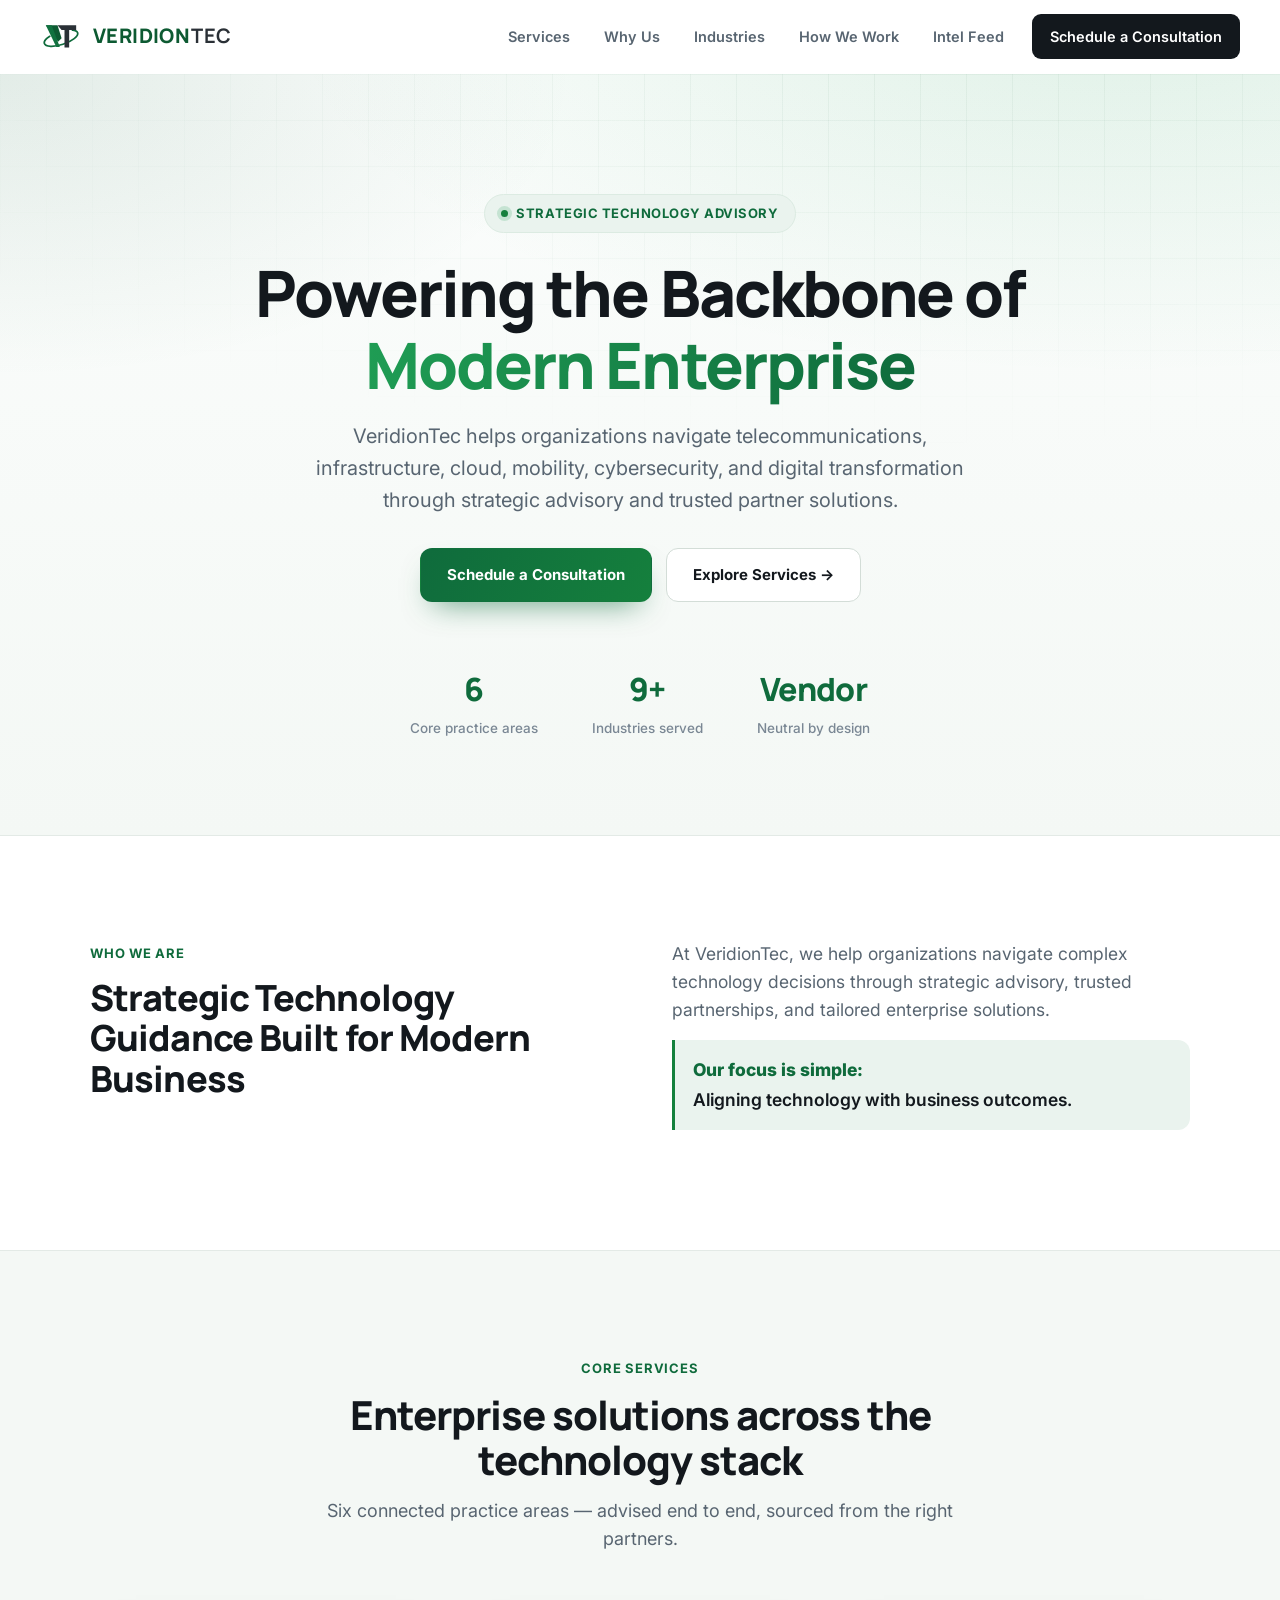
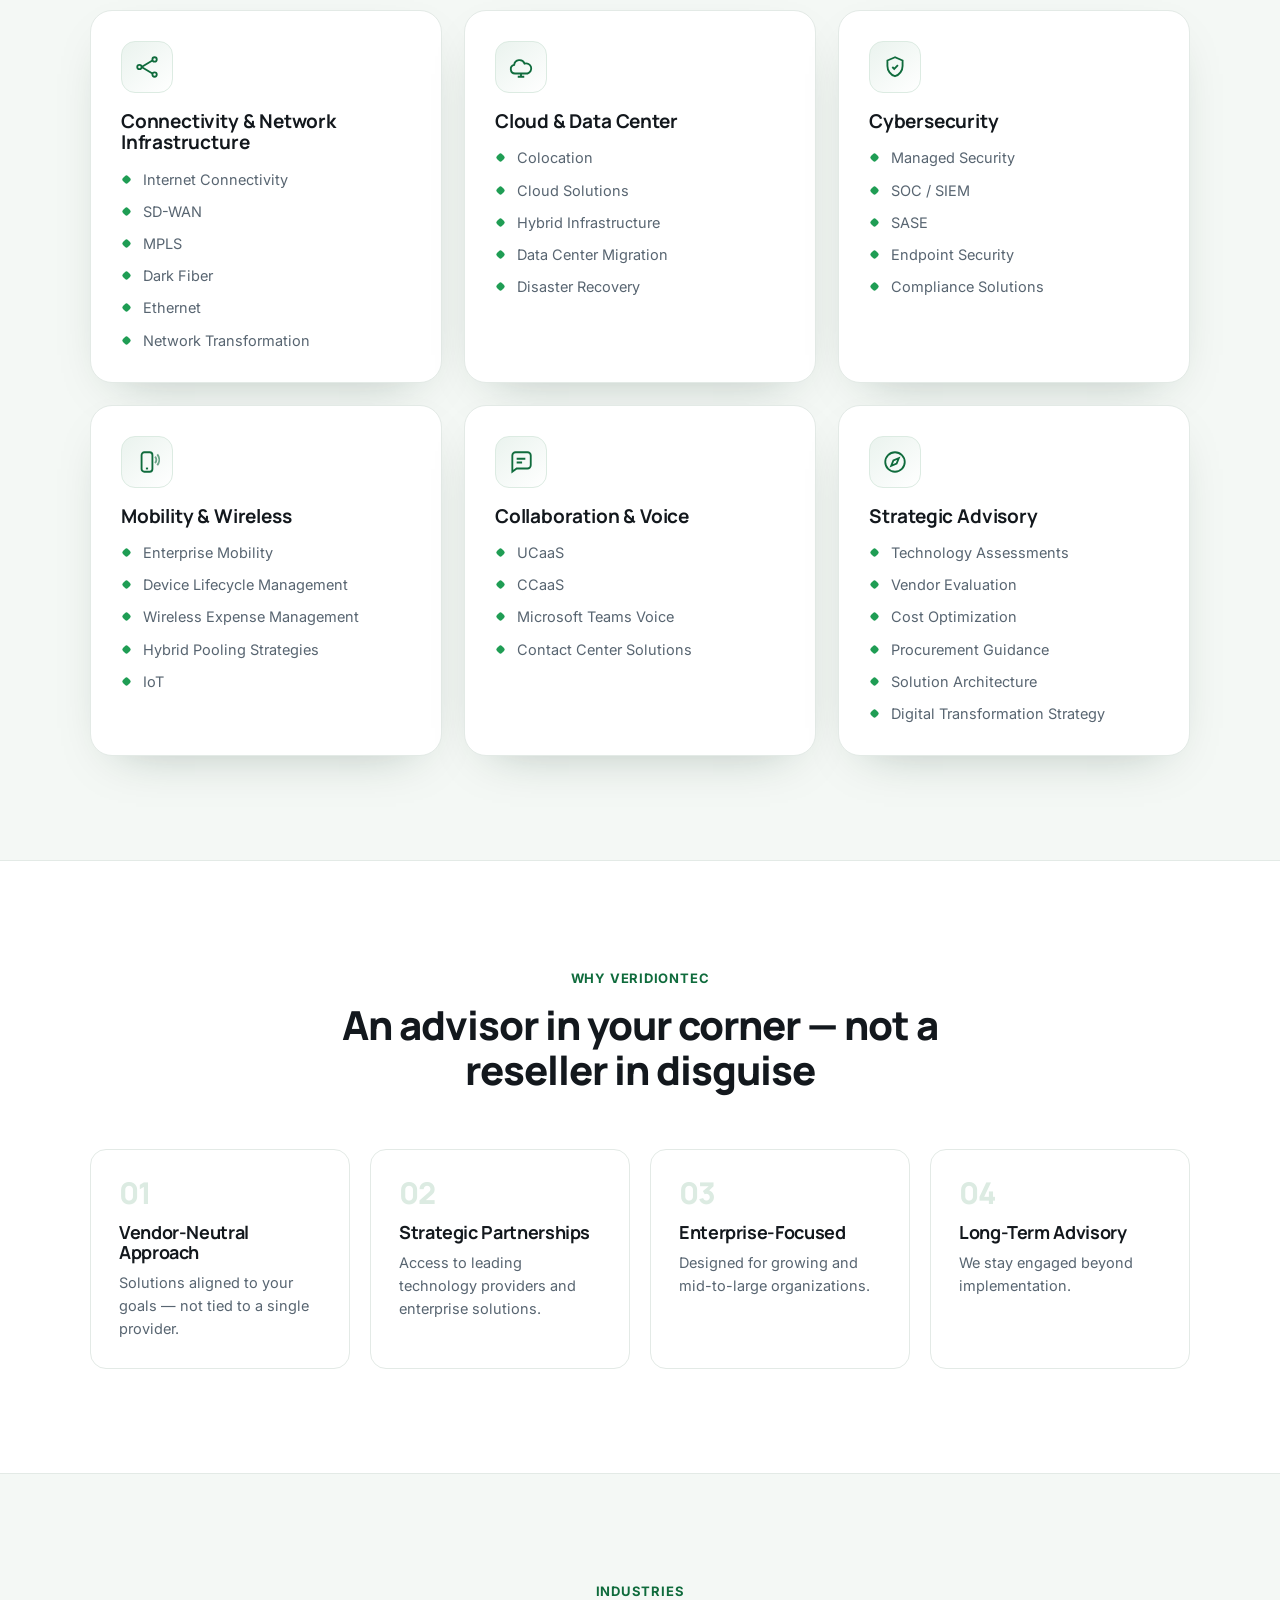
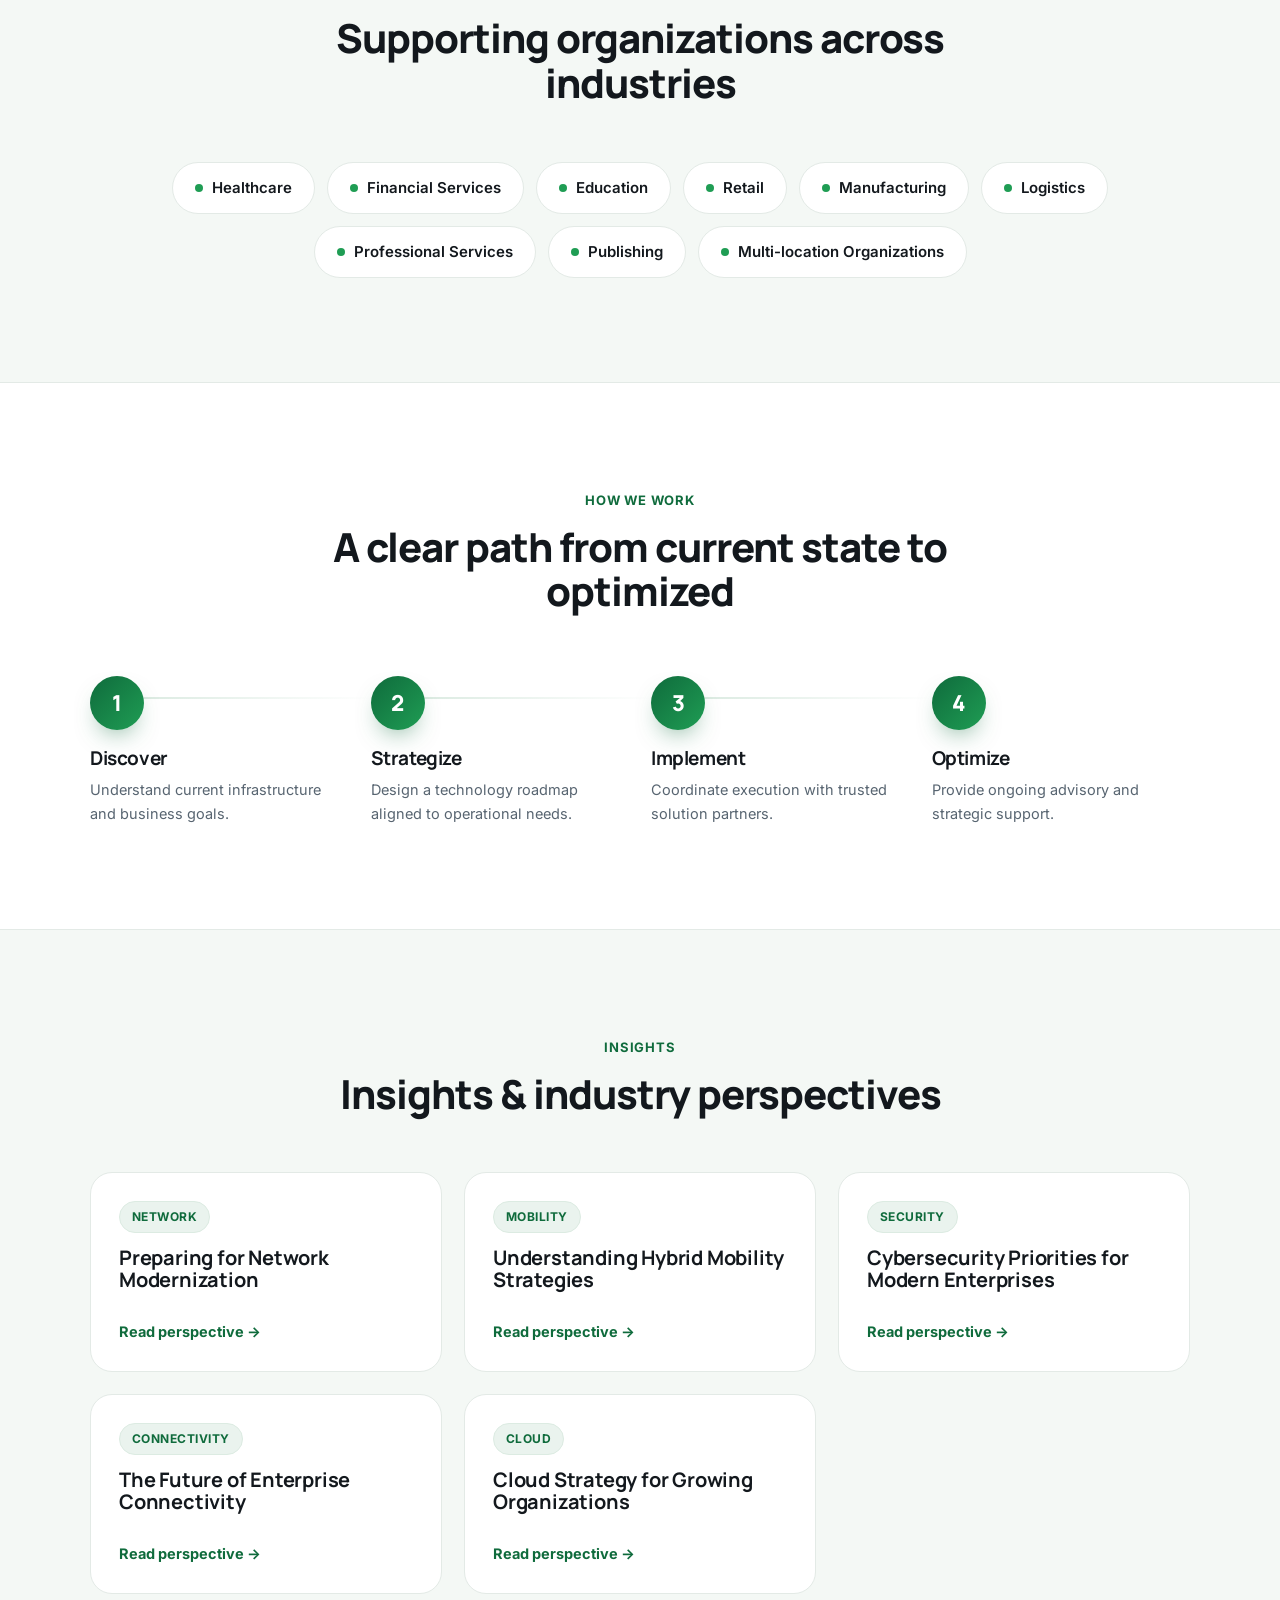
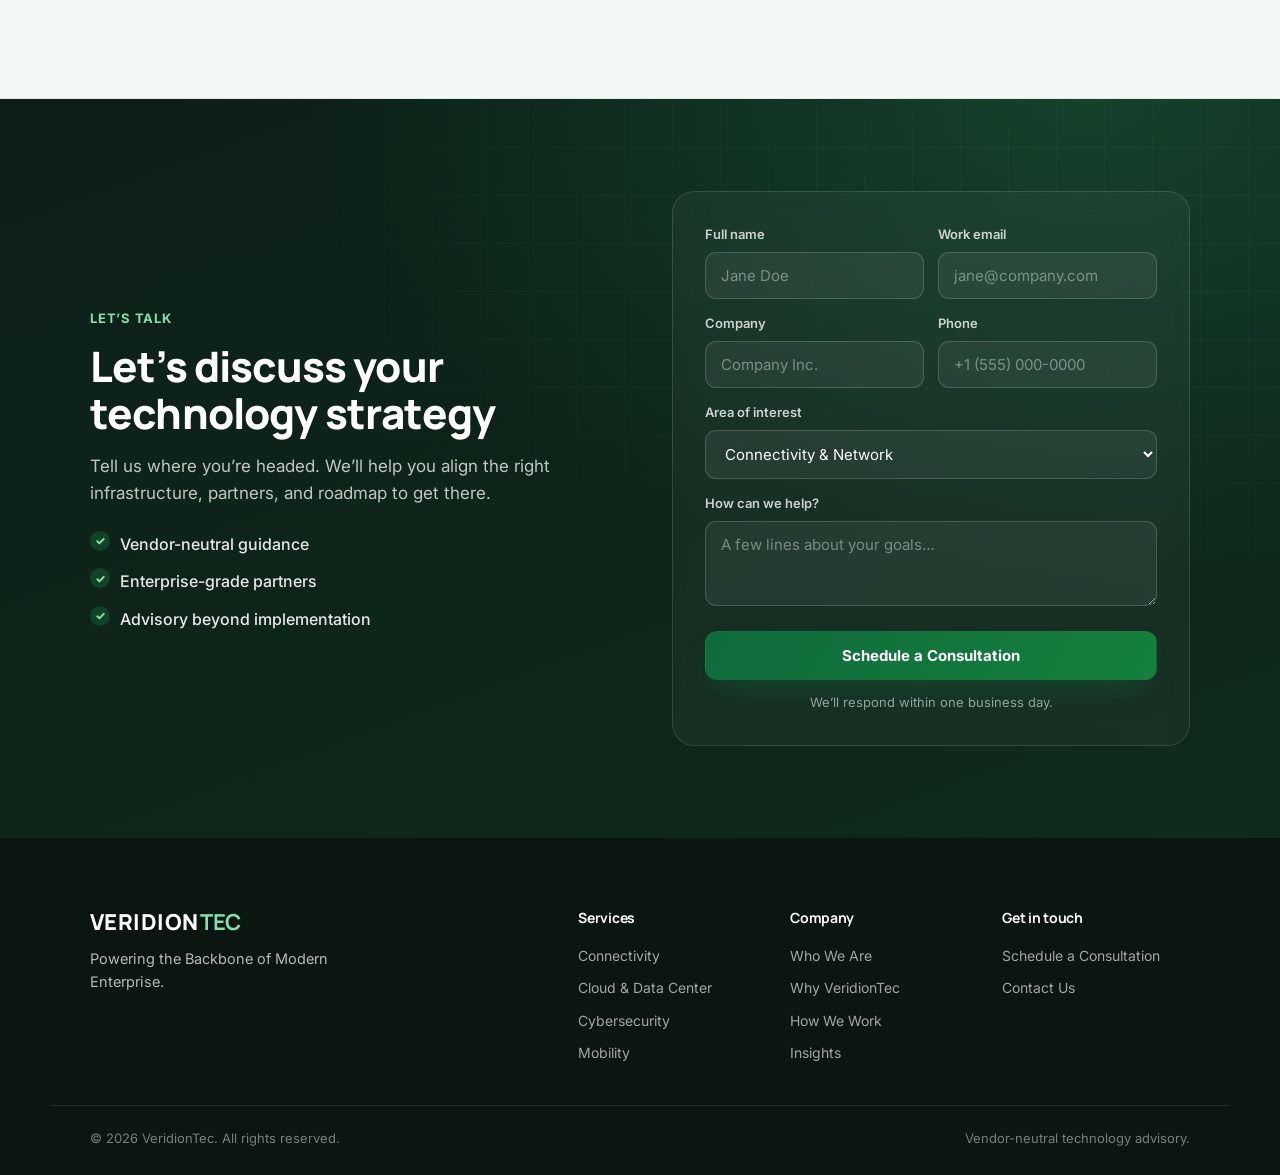
<file: index.html>
<!DOCTYPE html>
<html lang="en">
<head>
<meta charset="UTF-8">
<meta name="viewport" content="width=device-width, initial-scale=1, viewport-fit=cover">
<meta name="theme-color" content="#0d5a32">
<title>VeridionTec — Powering the Backbone of Modern Enterprise</title>
<meta name="description" content="VeridionTec helps organizations navigate telecommunications, infrastructure, cloud, mobility, cybersecurity, and digital transformation through strategic advisory and trusted partner solutions.">
<link rel="preconnect" href="https://fonts.googleapis.com">
<link rel="preconnect" href="https://fonts.gstatic.com" crossorigin>
<link href="https://fonts.googleapis.com/css2?family=Manrope:wght@500;600;700;800&family=Inter:wght@400;500;600&display=swap" rel="stylesheet">
<link rel="stylesheet" href="styles.css">
<link rel="icon" href="data:image/svg+xml,%3Csvg xmlns='http://www.w3.org/2000/svg' viewBox='0 0 72 64'%3E%3Crect width='72' height='64' rx='12' fill='%23ffffff'/%3E%3Cpath d='M10 12 L30 12 L37 34 L31 40 Z' fill='%230d5a32'/%3E%3Cpath d='M30 12 L62 12 L62 20 L50 20 L50 50 L42 50 L42 20 L37 20 Z' fill='%232a3036'/%3E%3C/svg%3E">
</head>
<body>

<!-- ===== NAV ===== -->
<header class="nav" id="nav">
  <a href="#top" class="brand" aria-label="VeridionTec home">
    <svg class="brand-mark" viewBox="0 0 72 64" aria-hidden="true">
      <ellipse cx="36" cy="34" rx="30" ry="11" fill="none" stroke="#0f6b3c" stroke-width="3" transform="rotate(-18 36 34)" stroke-linecap="round" stroke-dasharray="84 40"/>
      <path d="M10 12 L30 12 L37 34 L31 40 Z" fill="#0d5a32"/>
      <path d="M10 12 L20 12 L34 49 L28 49 Z" fill="#11713f"/>
      <path d="M30 12 L62 12 L62 20 L50 20 L50 50 L42 50 L42 20 L37 20 Z" fill="#2a3036"/>
    </svg>
    <span class="brand-word"><b>VERIDION</b><span>TEC</span></span>
  </a>
  <nav class="nav-links" id="navLinks">
    <a href="#services">Services</a>
    <a href="#why">Why Us</a>
    <a href="#industries">Industries</a>
    <a href="#process">How We Work</a>
    <a href="news.html">Intel Feed</a>
    <a href="#contact" class="nav-cta">Schedule a Consultation</a>
  </nav>
  <button class="nav-toggle" id="navToggle" aria-label="Menu" aria-expanded="false"><span></span><span></span><span></span></button>
</header>

<main id="top">

<!-- ===== HERO ===== -->
<section class="hero">
  <div class="hero-grid" aria-hidden="true"></div>
  <div class="wrap hero-inner">
    <span class="eyebrow"><span class="dot"></span> Strategic Technology Advisory</span>
    <h1>Powering the Backbone of <span class="grad">Modern Enterprise</span></h1>
    <p class="lead">VeridionTec helps organizations navigate telecommunications, infrastructure, cloud, mobility, cybersecurity, and digital transformation through strategic advisory and trusted partner solutions.</p>
    <div class="hero-btns">
      <a href="#contact" class="btn primary">Schedule a Consultation</a>
      <a href="#services" class="btn ghost">Explore Services →</a>
    </div>
    <div class="hero-trust">
      <div><b>6</b><span>Core practice areas</span></div>
      <div><b>9+</b><span>Industries served</span></div>
      <div><b>Vendor</b><span>Neutral by design</span></div>
    </div>
  </div>
</section>

<!-- ===== WHO WE ARE ===== -->
<section class="section" id="about">
  <div class="wrap two-col">
    <div class="col-head">
      <span class="kicker">Who We Are</span>
      <h2>Strategic Technology Guidance Built for Modern Business</h2>
    </div>
    <div class="col-body">
      <p>At VeridionTec, we help organizations navigate complex technology decisions through strategic advisory, trusted partnerships, and tailored enterprise solutions.</p>
      <p class="focus"><span>Our focus is simple:</span> Aligning technology with business outcomes.</p>
    </div>
  </div>
</section>

<!-- ===== CORE SERVICES ===== -->
<section class="section alt" id="services">
  <div class="wrap">
    <div class="sec-head center">
      <span class="kicker">Core Services</span>
      <h2>Enterprise solutions across the technology stack</h2>
      <p>Six connected practice areas — advised end to end, sourced from the right partners.</p>
    </div>
    <div class="svc-grid">

      <article class="svc">
        <div class="svc-ic">
          <svg viewBox="0 0 24 24" fill="none" stroke="currentColor" stroke-width="1.7"><circle cx="5" cy="12" r="2"/><circle cx="19" cy="5" r="2"/><circle cx="19" cy="19" r="2"/><path d="M7 12 17 6M7 12l10 6"/></svg>
        </div>
        <h3>Connectivity &amp; Network Infrastructure</h3>
        <ul>
          <li>Internet Connectivity</li><li>SD-WAN</li><li>MPLS</li>
          <li>Dark Fiber</li><li>Ethernet</li><li>Network Transformation</li>
        </ul>
      </article>

      <article class="svc">
        <div class="svc-ic">
          <svg viewBox="0 0 24 24" fill="none" stroke="currentColor" stroke-width="1.7"><path d="M6.5 18a4 4 0 0 1-.8-7.9 5 5 0 0 1 9.6-1.3A3.8 3.8 0 0 1 18 18Z"/><path d="M9 21h6M12 18v3"/></svg>
        </div>
        <h3>Cloud &amp; Data Center</h3>
        <ul>
          <li>Colocation</li><li>Cloud Solutions</li><li>Hybrid Infrastructure</li>
          <li>Data Center Migration</li><li>Disaster Recovery</li>
        </ul>
      </article>

      <article class="svc">
        <div class="svc-ic">
          <svg viewBox="0 0 24 24" fill="none" stroke="currentColor" stroke-width="1.7"><path d="M12 3 5 6v5c0 4.4 2.9 8.3 7 9.5 4.1-1.2 7-5.1 7-9.5V6Z"/><path d="m9.5 12 1.8 1.8 3.4-3.6"/></svg>
        </div>
        <h3>Cybersecurity</h3>
        <ul>
          <li>Managed Security</li><li>SOC / SIEM</li><li>SASE</li>
          <li>Endpoint Security</li><li>Compliance Solutions</li>
        </ul>
      </article>

      <article class="svc">
        <div class="svc-ic">
          <svg viewBox="0 0 24 24" fill="none" stroke="currentColor" stroke-width="1.7"><rect x="7" y="3" width="10" height="18" rx="2.5"/><path d="M11 18h2"/><path d="M19.5 7a5 5 0 0 1 0 6M21.5 5a8 8 0 0 1 0 10" opacity=".6"/></svg>
        </div>
        <h3>Mobility &amp; Wireless</h3>
        <ul>
          <li>Enterprise Mobility</li><li>Device Lifecycle Management</li>
          <li>Wireless Expense Management</li><li>Hybrid Pooling Strategies</li><li>IoT</li>
        </ul>
      </article>

      <article class="svc">
        <div class="svc-ic">
          <svg viewBox="0 0 24 24" fill="none" stroke="currentColor" stroke-width="1.7"><path d="M21 15a3 3 0 0 1-3 3H8l-4 3V6a3 3 0 0 1 3-3h11a3 3 0 0 1 3 3Z"/><path d="M8 9h8M8 12.5h5"/></svg>
        </div>
        <h3>Collaboration &amp; Voice</h3>
        <ul>
          <li>UCaaS</li><li>CCaaS</li><li>Microsoft Teams Voice</li>
          <li>Contact Center Solutions</li>
        </ul>
      </article>

      <article class="svc">
        <div class="svc-ic">
          <svg viewBox="0 0 24 24" fill="none" stroke="currentColor" stroke-width="1.7"><circle cx="12" cy="12" r="9"/><path d="m15.5 8.5-2 5-5 2 2-5z"/></svg>
        </div>
        <h3>Strategic Advisory</h3>
        <ul>
          <li>Technology Assessments</li><li>Vendor Evaluation</li><li>Cost Optimization</li>
          <li>Procurement Guidance</li><li>Solution Architecture</li><li>Digital Transformation Strategy</li>
        </ul>
      </article>

    </div>
  </div>
</section>

<!-- ===== WHY ===== -->
<section class="section" id="why">
  <div class="wrap">
    <div class="sec-head center">
      <span class="kicker">Why VeridionTec</span>
      <h2>An advisor in your corner — not a reseller in disguise</h2>
    </div>
    <div class="why-grid">
      <div class="why">
        <div class="why-n">01</div>
        <h3>Vendor-Neutral Approach</h3>
        <p>Solutions aligned to your goals — not tied to a single provider.</p>
      </div>
      <div class="why">
        <div class="why-n">02</div>
        <h3>Strategic Partnerships</h3>
        <p>Access to leading technology providers and enterprise solutions.</p>
      </div>
      <div class="why">
        <div class="why-n">03</div>
        <h3>Enterprise-Focused</h3>
        <p>Designed for growing and mid-to-large organizations.</p>
      </div>
      <div class="why">
        <div class="why-n">04</div>
        <h3>Long-Term Advisory</h3>
        <p>We stay engaged beyond implementation.</p>
      </div>
    </div>
  </div>
</section>

<!-- ===== INDUSTRIES ===== -->
<section class="section alt" id="industries">
  <div class="wrap">
    <div class="sec-head center">
      <span class="kicker">Industries</span>
      <h2>Supporting organizations across industries</h2>
    </div>
    <div class="ind-grid">
      <span class="ind">Healthcare</span>
      <span class="ind">Financial Services</span>
      <span class="ind">Education</span>
      <span class="ind">Retail</span>
      <span class="ind">Manufacturing</span>
      <span class="ind">Logistics</span>
      <span class="ind">Professional Services</span>
      <span class="ind">Publishing</span>
      <span class="ind">Multi-location Organizations</span>
    </div>
  </div>
</section>

<!-- ===== PROCESS ===== -->
<section class="section" id="process">
  <div class="wrap">
    <div class="sec-head center">
      <span class="kicker">How We Work</span>
      <h2>A clear path from current state to optimized</h2>
    </div>
    <div class="proc-grid">
      <div class="proc">
        <div class="proc-n">1</div>
        <h3>Discover</h3>
        <p>Understand current infrastructure and business goals.</p>
      </div>
      <div class="proc">
        <div class="proc-n">2</div>
        <h3>Strategize</h3>
        <p>Design a technology roadmap aligned to operational needs.</p>
      </div>
      <div class="proc">
        <div class="proc-n">3</div>
        <h3>Implement</h3>
        <p>Coordinate execution with trusted solution partners.</p>
      </div>
      <div class="proc">
        <div class="proc-n">4</div>
        <h3>Optimize</h3>
        <p>Provide ongoing advisory and strategic support.</p>
      </div>
    </div>
  </div>
</section>

<!-- ===== INSIGHTS ===== -->
<section class="section alt" id="insights">
  <div class="wrap">
    <div class="sec-head center">
      <span class="kicker">Insights</span>
      <h2>Insights &amp; industry perspectives</h2>
    </div>
    <div class="ins-grid">
      <a class="ins" href="#contact"><span class="ins-tag">Network</span><h3>Preparing for Network Modernization</h3><span class="ins-link">Read perspective →</span></a>
      <a class="ins" href="#contact"><span class="ins-tag">Mobility</span><h3>Understanding Hybrid Mobility Strategies</h3><span class="ins-link">Read perspective →</span></a>
      <a class="ins" href="#contact"><span class="ins-tag">Security</span><h3>Cybersecurity Priorities for Modern Enterprises</h3><span class="ins-link">Read perspective →</span></a>
      <a class="ins" href="#contact"><span class="ins-tag">Connectivity</span><h3>The Future of Enterprise Connectivity</h3><span class="ins-link">Read perspective →</span></a>
      <a class="ins" href="#contact"><span class="ins-tag">Cloud</span><h3>Cloud Strategy for Growing Organizations</h3><span class="ins-link">Read perspective →</span></a>
    </div>
  </div>
</section>

<!-- ===== CTA / CONTACT ===== -->
<section class="cta" id="contact">
  <div class="cta-grid" aria-hidden="true"></div>
  <div class="wrap cta-inner">
    <div class="cta-copy">
      <span class="kicker light">Let’s Talk</span>
      <h2>Let’s discuss your technology strategy</h2>
      <p>Tell us where you’re headed. We’ll help you align the right infrastructure, partners, and roadmap to get there.</p>
      <ul class="cta-points">
        <li>Vendor-neutral guidance</li>
        <li>Enterprise-grade partners</li>
        <li>Advisory beyond implementation</li>
      </ul>
    </div>
    <form class="cta-form" id="contactForm" novalidate>
      <div class="two">
        <label>Full name<input name="name" required placeholder="Jane Doe"></label>
        <label>Work email<input name="email" type="email" required placeholder="jane@company.com"></label>
      </div>
      <div class="two">
        <label>Company<input name="company" placeholder="Company Inc."></label>
        <label>Phone<input name="phone" placeholder="+1 (555) 000-0000"></label>
      </div>
      <label>Area of interest
        <select name="interest">
          <option>Connectivity &amp; Network</option>
          <option>Cloud &amp; Data Center</option>
          <option>Cybersecurity</option>
          <option>Mobility &amp; Wireless</option>
          <option>Collaboration &amp; Voice</option>
          <option>Strategic Advisory</option>
        </select>
      </label>
      <label>How can we help?<textarea name="message" rows="3" placeholder="A few lines about your goals…"></textarea></label>
      <button type="submit" class="btn primary full">Schedule a Consultation</button>
      <p class="form-note" id="formNote">We’ll respond within one business day.</p>
    </form>
  </div>
</section>

</main>

<!-- ===== FOOTER ===== -->
<footer class="foot">
  <div class="wrap foot-inner">
    <div class="foot-brand">
      <span class="brand-word foot-word"><b>VERIDION</b><span>TEC</span></span>
      <p>Powering the Backbone of Modern Enterprise.</p>
    </div>
    <nav class="foot-cols">
      <div><h4>Services</h4><a href="#services">Connectivity</a><a href="#services">Cloud &amp; Data Center</a><a href="#services">Cybersecurity</a><a href="#services">Mobility</a></div>
      <div><h4>Company</h4><a href="#about">Who We Are</a><a href="#why">Why VeridionTec</a><a href="#process">How We Work</a><a href="#insights">Insights</a></div>
      <div><h4>Get in touch</h4><a href="#contact">Schedule a Consultation</a><a href="#contact">Contact Us</a></div>
    </nav>
  </div>
  <div class="wrap foot-base"><span>© 2026 VeridionTec. All rights reserved.</span><span>Vendor-neutral technology advisory.</span></div>
</footer>

<script>
// sticky nav state
const nav=document.getElementById('nav');
const onScroll=()=>nav.classList.toggle('scrolled', window.scrollY>12);
onScroll(); window.addEventListener('scroll', onScroll, {passive:true});

// mobile menu
const toggle=document.getElementById('navToggle'), links=document.getElementById('navLinks');
toggle.addEventListener('click', ()=>{
  const open=links.classList.toggle('open');
  toggle.classList.toggle('on', open);
  toggle.setAttribute('aria-expanded', open);
});
links.addEventListener('click', e=>{ if(e.target.tagName==='A'){ links.classList.remove('open'); toggle.classList.remove('on'); toggle.setAttribute('aria-expanded',false);} });

// reveal on scroll
const io=new IntersectionObserver((entries)=>{
  entries.forEach(en=>{ if(en.isIntersecting){ en.target.classList.add('in'); io.unobserve(en.target);} });
},{threshold:.14, rootMargin:'0px 0px -40px 0px'});
document.querySelectorAll('.section, .cta, .svc, .why, .proc, .ins, .ind').forEach(el=>{ el.classList.add('rv'); io.observe(el); });

// contact form (demo)
document.getElementById('contactForm').addEventListener('submit', e=>{
  e.preventDefault();
  const f=e.target, note=document.getElementById('formNote');
  if(!f.name.value.trim() || !f.email.value.trim()){ note.textContent='Please add your name and work email.'; note.className='form-note err'; return; }
  f.querySelector('button').textContent='Request sent ✓';
  f.querySelector('button').disabled=true;
  note.textContent='Thanks, '+f.name.value.trim().split(' ')[0]+'. A VeridionTec advisor will reach out within one business day.';
  note.className='form-note ok';
});
</script>
</body>
</html>
</file>
<file: styles.css>
/* ===== VeridionTec — corporate site ===== */
*{margin:0;padding:0;box-sizing:border-box}
:root{
  --green:#0d5a32; --green-600:#0f6b3c; --green-500:#15803d; --green-400:#1f9d54;
  --green-50:#eaf3ee; --green-100:#dcebe2;
  --char:#2a3036; --ink:#13181d; --slate:#586571; --slate-2:#7a8794;
  --bg:#ffffff; --soft:#f4f8f5; --line:#e3eae6; --line-2:#d3ddd7;
  --dark:#0c1f16; --dark-2:#102a1d;
  --r:16px; --r-lg:22px;
  --pad:clamp(20px,5vw,40px);
  --shadow:0 18px 50px -28px rgba(13,46,28,.34);
  --shadow-lg:0 40px 90px -44px rgba(13,46,28,.5);
}
html{scroll-behavior:smooth}
body{
  font-family:'Inter',system-ui,sans-serif;color:var(--ink);background:var(--bg);
  line-height:1.6;-webkit-font-smoothing:antialiased;overflow-x:hidden;
}
h1,h2,h3,h4,.brand-word{font-family:'Manrope','Inter',sans-serif;letter-spacing:-.02em;line-height:1.12}
a{color:inherit;text-decoration:none}
.wrap{max-width:1180px;margin:0 auto;padding:0 var(--pad);width:100%}
.grad{background:linear-gradient(100deg,var(--green-400),var(--green-600));-webkit-background-clip:text;background-clip:text;-webkit-text-fill-color:transparent}

/* ---------- buttons ---------- */
.btn{display:inline-flex;align-items:center;justify-content:center;gap:8px;font-weight:700;font-size:15px;
  padding:14px 26px;border-radius:12px;border:1px solid transparent;cursor:pointer;transition:.2s;font-family:inherit;white-space:nowrap}
.btn.primary{background:linear-gradient(120deg,var(--green-600),var(--green-500));color:#fff;box-shadow:0 14px 30px -14px rgba(15,107,60,.7)}
.btn.primary:hover{transform:translateY(-2px);box-shadow:0 20px 40px -16px rgba(15,107,60,.8)}
.btn.ghost{background:#fff;color:var(--ink);border-color:var(--line-2)}
.btn.ghost:hover{border-color:var(--green-500);color:var(--green-600);transform:translateY(-2px)}
.btn.full{width:100%}

/* ---------- nav ---------- */
.nav{position:sticky;top:0;z-index:40;display:flex;align-items:center;justify-content:space-between;gap:20px;
  padding:14px var(--pad);transition:.25s;background:rgba(255,255,255,.72);backdrop-filter:blur(14px);border-bottom:1px solid transparent}
.nav.scrolled{background:rgba(255,255,255,.92);border-bottom-color:var(--line);box-shadow:0 10px 30px -22px rgba(13,46,28,.4)}
.brand{display:flex;align-items:center;gap:11px;flex-shrink:0}
.brand-mark{width:42px;height:38px;flex-shrink:0}
.brand-word{font-weight:800;font-size:20px;letter-spacing:.02em;display:flex;gap:1px}
.brand-word b{color:var(--green);font-weight:800}
.brand-word span{color:var(--char);font-weight:700}
.nav-links{display:flex;align-items:center;gap:6px}
.nav-links a{padding:9px 14px;border-radius:9px;font-weight:600;font-size:14.5px;color:var(--slate);transition:.16s}
.nav-links a:hover{color:var(--ink);background:var(--soft)}
.nav-links .nav-cta{background:var(--ink);color:#fff;margin-left:8px;padding:11px 18px}
.nav-links .nav-cta:hover{background:var(--green-600);color:#fff}
.nav-toggle{display:none;flex-direction:column;gap:5px;width:44px;height:44px;border:1px solid var(--line-2);border-radius:11px;background:#fff;cursor:pointer;align-items:center;justify-content:center}
.nav-toggle span{width:20px;height:2px;background:var(--ink);border-radius:2px;transition:.22s}
.nav-toggle.on span:nth-child(1){transform:translateY(7px) rotate(45deg)}
.nav-toggle.on span:nth-child(2){opacity:0}
.nav-toggle.on span:nth-child(3){transform:translateY(-7px) rotate(-45deg)}

/* ---------- hero ---------- */
.hero{position:relative;overflow:hidden;background:
  radial-gradient(120% 90% at 88% -10%,rgba(31,157,84,.13),transparent 55%),
  radial-gradient(90% 80% at 0% 0%,rgba(13,90,50,.10),transparent 50%),
  linear-gradient(180deg,#fbfdfc,#f4f8f5);
  padding:clamp(64px,12vw,120px) 0 clamp(56px,9vw,96px);border-bottom:1px solid var(--line)}
.hero-grid{position:absolute;inset:0;background-image:
  linear-gradient(rgba(13,90,50,.05) 1px,transparent 1px),
  linear-gradient(90deg,rgba(13,90,50,.05) 1px,transparent 1px);
  background-size:46px 46px;mask:radial-gradient(120% 70% at 70% 0%,#000,transparent 72%);pointer-events:none}
.hero-inner{position:relative;text-align:center;max-width:860px}
.eyebrow{display:inline-flex;align-items:center;gap:8px;font-size:13px;font-weight:700;letter-spacing:.04em;text-transform:uppercase;
  color:var(--green-600);background:var(--green-50);border:1px solid var(--green-100);padding:8px 16px;border-radius:100px;margin-bottom:24px}
.eyebrow .dot{width:7px;height:7px;border-radius:50%;background:var(--green-500);box-shadow:0 0 0 4px rgba(31,157,84,.18)}
.hero h1{font-size:clamp(36px,6.6vw,64px);font-weight:800;letter-spacing:-.03em;margin-bottom:20px}
.lead{font-size:clamp(16px,2.4vw,20px);color:var(--slate);max-width:680px;margin:0 auto 32px}
.hero-btns{display:flex;gap:14px;justify-content:center;flex-wrap:wrap}
.hero-trust{display:flex;justify-content:center;gap:clamp(20px,5vw,54px);margin-top:clamp(40px,7vw,62px);flex-wrap:wrap}
.hero-trust div{display:flex;flex-direction:column}
.hero-trust b{font-family:'Manrope';font-size:clamp(24px,4vw,32px);font-weight:800;color:var(--green-600);letter-spacing:-.02em}
.hero-trust span{font-size:13.5px;color:var(--slate-2);font-weight:500;margin-top:2px}

/* ---------- sections ---------- */
.section{padding:clamp(60px,9vw,104px) 0}
.section.alt{background:var(--soft);border-block:1px solid var(--line)}
.kicker{display:inline-block;font-size:13px;font-weight:700;letter-spacing:.06em;text-transform:uppercase;color:var(--green-600);margin-bottom:14px}
.kicker.light{color:#86e0ab}
.sec-head{max-width:680px;margin-bottom:clamp(36px,5vw,56px)}
.sec-head.center{text-align:center;margin-inline:auto}
.sec-head h2,.col-head h2{font-size:clamp(26px,4.2vw,40px);font-weight:800;letter-spacing:-.025em}
.sec-head p{color:var(--slate);font-size:clamp(15px,2vw,18px);margin-top:14px}

/* who we are */
.two-col{display:grid;grid-template-columns:1fr 1fr;gap:clamp(28px,5vw,64px);align-items:start}
.col-head h2{font-size:clamp(24px,3.6vw,36px)}
.col-body p{color:var(--slate);font-size:clamp(15px,2vw,17.5px);margin-bottom:16px}
.col-body .focus{color:var(--ink);font-weight:600;background:var(--green-50);border-left:3px solid var(--green-500);padding:16px 18px;border-radius:0 12px 12px 0}
.col-body .focus span{color:var(--green-600);font-weight:800;display:block;margin-bottom:2px}

/* services */
.svc-grid{display:grid;grid-template-columns:repeat(3,1fr);gap:clamp(16px,2vw,22px)}
.svc{background:#fff;border:1px solid var(--line);border-radius:var(--r-lg);padding:clamp(22px,3vw,30px);transition:.22s;box-shadow:var(--shadow)}
.svc:hover{transform:translateY(-5px);border-color:var(--green-100);box-shadow:var(--shadow-lg)}
.svc-ic{width:52px;height:52px;border-radius:14px;display:grid;place-items:center;color:var(--green-600);
  background:linear-gradient(140deg,var(--green-50),#fff);border:1px solid var(--green-100);margin-bottom:18px}
.svc-ic svg{width:26px;height:26px}
.svc h3{font-size:19px;font-weight:700;margin-bottom:14px;letter-spacing:-.01em}
.svc ul{list-style:none;display:flex;flex-direction:column;gap:9px}
.svc li{position:relative;padding-left:22px;color:var(--slate);font-size:14.5px}
.svc li::before{content:"";position:absolute;left:2px;top:8px;width:7px;height:7px;border-radius:2px;background:var(--green-400);transform:rotate(45deg)}

/* why */
.why-grid{display:grid;grid-template-columns:repeat(4,1fr);gap:clamp(16px,2vw,20px)}
.why{background:#fff;border:1px solid var(--line);border-radius:var(--r);padding:clamp(22px,3vw,28px);transition:.22s}
.why:hover{border-color:var(--green-200,var(--green-100));box-shadow:var(--shadow);transform:translateY(-4px)}
.why-n{font-family:'Manrope';font-size:30px;font-weight:800;color:var(--green-100);letter-spacing:-.02em;line-height:1;margin-bottom:14px}
.why h3{font-size:18px;font-weight:700;margin-bottom:9px}
.why p{color:var(--slate);font-size:14.5px}

/* industries */
.ind-grid{display:flex;flex-wrap:wrap;gap:12px;justify-content:center}
.ind{display:inline-flex;align-items:center;gap:9px;background:#fff;border:1px solid var(--line);border-radius:100px;
  padding:13px 22px;font-weight:600;font-size:15px;color:var(--ink);transition:.18s}
.ind::before{content:"";width:8px;height:8px;border-radius:50%;background:var(--green-400)}
.ind:hover{border-color:var(--green-400);background:var(--green-50);transform:translateY(-2px)}

/* process */
.proc-grid{display:grid;grid-template-columns:repeat(4,1fr);gap:clamp(16px,2vw,22px);position:relative}
.proc{position:relative;padding-top:6px}
.proc-n{width:54px;height:54px;border-radius:50%;display:grid;place-items:center;font-family:'Manrope';font-weight:800;font-size:22px;
  color:#fff;background:linear-gradient(135deg,var(--green-600),var(--green-400));margin-bottom:18px;box-shadow:0 12px 26px -12px rgba(15,107,60,.7);position:relative;z-index:1}
.proc:not(:last-child)::after{content:"";position:absolute;top:27px;left:54px;right:-22px;height:2px;
  background:linear-gradient(90deg,var(--green-100),transparent)}
.proc h3{font-size:19px;font-weight:700;margin-bottom:9px}
.proc p{color:var(--slate);font-size:14.5px}

/* insights */
.ins-grid{display:grid;grid-template-columns:repeat(3,1fr);gap:clamp(16px,2vw,22px)}
.ins{display:flex;flex-direction:column;gap:14px;background:#fff;border:1px solid var(--line);border-radius:var(--r-lg);
  padding:clamp(22px,3vw,28px);transition:.22s;min-height:200px}
.ins:hover{transform:translateY(-5px);border-color:var(--green-100);box-shadow:var(--shadow-lg)}
.ins-tag{align-self:flex-start;font-size:12px;font-weight:700;letter-spacing:.04em;text-transform:uppercase;color:var(--green-600);
  background:var(--green-50);border:1px solid var(--green-100);padding:5px 12px;border-radius:100px}
.ins h3{font-size:20px;font-weight:700;letter-spacing:-.01em;flex:1}
.ins-link{color:var(--green-600);font-weight:700;font-size:14.5px}

/* cta */
.cta{position:relative;overflow:hidden;background:radial-gradient(110% 120% at 85% 0%,#15412b,transparent 55%),linear-gradient(160deg,var(--dark),var(--dark-2));
  color:#fff;padding:clamp(56px,8vw,92px) 0}
.cta-grid{position:absolute;inset:0;background-image:
  linear-gradient(rgba(255,255,255,.04) 1px,transparent 1px),
  linear-gradient(90deg,rgba(255,255,255,.04) 1px,transparent 1px);
  background-size:48px 48px;mask:radial-gradient(100% 80% at 80% 20%,#000,transparent 70%);pointer-events:none}
.cta-inner{position:relative;display:grid;grid-template-columns:1fr 1fr;gap:clamp(32px,5vw,64px);align-items:center}
.cta-copy h2{font-size:clamp(28px,4.4vw,42px);font-weight:800;margin-bottom:16px}
.cta-copy p{color:rgba(255,255,255,.74);font-size:17px;max-width:460px}
.cta-points{list-style:none;margin-top:24px;display:flex;flex-direction:column;gap:12px}
.cta-points li{position:relative;padding-left:30px;color:rgba(255,255,255,.9);font-weight:500}
.cta-points li::before{content:"✓";position:absolute;left:0;top:-1px;width:20px;height:20px;border-radius:50%;
  background:rgba(31,157,84,.25);color:#86e0ab;display:grid;place-items:center;font-size:12px;font-weight:800}
.cta-form{background:rgba(255,255,255,.04);border:1px solid rgba(255,255,255,.12);border-radius:var(--r-lg);padding:clamp(22px,3vw,32px);backdrop-filter:blur(8px)}
.cta-form .two{display:grid;grid-template-columns:1fr 1fr;gap:14px}
.cta-form label{display:block;font-size:13px;font-weight:600;color:rgba(255,255,255,.78);margin-bottom:14px}
.cta-form input,.cta-form select,.cta-form textarea{width:100%;margin-top:7px;padding:13px 15px;border-radius:11px;
  background:rgba(255,255,255,.06);border:1px solid rgba(255,255,255,.16);color:#fff;font-size:15px;font-family:inherit;transition:.16s}
.cta-form input::placeholder,.cta-form textarea::placeholder{color:rgba(255,255,255,.4)}
.cta-form input:focus,.cta-form select:focus,.cta-form textarea:focus{outline:none;border-color:var(--green-400);background:rgba(31,157,84,.1)}
.cta-form select option{color:#13181d}
.cta-form textarea{resize:vertical}
.cta-form .btn{margin-top:6px}
.form-note{text-align:center;font-size:13px;color:rgba(255,255,255,.55);margin-top:12px}
.form-note.ok{color:#86e0ab} .form-note.err{color:#ffb4b4}

/* footer */
.foot{background:#0a160f;color:rgba(255,255,255,.7);padding:clamp(48px,6vw,72px) 0 26px}
.foot-inner{display:grid;grid-template-columns:1.4fr 2fr;gap:clamp(30px,5vw,60px);padding-bottom:36px;border-bottom:1px solid rgba(255,255,255,.1)}
.foot-word b{color:#fff} .foot-word span{color:#86e0ab}
.foot-brand .foot-word{font-size:22px;margin-bottom:12px}
.foot-brand p{font-size:14.5px;max-width:280px}
.foot-cols{display:grid;grid-template-columns:repeat(3,1fr);gap:24px}
.foot-cols h4{color:#fff;font-size:14px;font-weight:700;margin-bottom:14px}
.foot-cols a{display:block;font-size:14px;color:rgba(255,255,255,.62);padding:5px 0;transition:.15s}
.foot-cols a:hover{color:#86e0ab}
.foot-base{display:flex;justify-content:space-between;gap:14px;flex-wrap:wrap;padding-top:22px;font-size:13px;color:rgba(255,255,255,.45)}

/* reveal animation */
.rv{opacity:0;transform:translateY(22px);transition:opacity .6s ease,transform .6s cubic-bezier(.2,.7,.2,1)}
.rv.in{opacity:1;transform:none}
.svc.rv,.why.rv,.proc.rv,.ins.rv,.ind.rv{transition-delay:.04s}

/* ---------- responsive ---------- */
@media (max-width:980px){
  .svc-grid,.ins-grid{grid-template-columns:repeat(2,1fr)}
  .why-grid,.proc-grid{grid-template-columns:repeat(2,1fr)}
  .proc:nth-child(2)::after{display:none}
  .two-col{grid-template-columns:1fr;gap:22px}
  .cta-inner{grid-template-columns:1fr}
  .foot-inner{grid-template-columns:1fr}
}
@media (max-width:760px){
  .nav-links{position:fixed;inset:64px 0 auto;flex-direction:column;align-items:stretch;gap:4px;
    background:rgba(255,255,255,.98);backdrop-filter:blur(16px);border-bottom:1px solid var(--line);
    padding:14px var(--pad) 22px;transform:translateY(-130%);transition:transform .28s cubic-bezier(.2,.7,.2,1);box-shadow:var(--shadow)}
  .nav-links.open{transform:none}
  .nav-links a{padding:13px 14px;font-size:16px}
  .nav-links .nav-cta{margin:8px 0 0;text-align:center}
  .nav-toggle{display:flex}
}
@media (max-width:560px){
  .svc-grid,.ins-grid,.why-grid,.proc-grid{grid-template-columns:1fr}
  .proc::after{display:none!important}
  .cta-form .two{grid-template-columns:1fr}
  .hero-trust{gap:18px}
  .foot-cols{grid-template-columns:1fr 1fr}
}
@media (prefers-reduced-motion:reduce){
  .rv{opacity:1;transform:none;transition:none}
  html{scroll-behavior:auto}
}

/* ===================== Intel feed dashboard ===================== */
.nav-links a.active{color:var(--green-600);background:var(--green-50)}
.intel{background:var(--soft)}

.intel-head{position:relative;overflow:hidden;color:#fff;
  background:radial-gradient(120% 130% at 82% -10%,#16482e,transparent 55%),linear-gradient(160deg,#0c1f16,#0a1a12);
  padding:clamp(72px,11vw,116px) 0 clamp(40px,6vw,64px)}
.intel-grid{position:absolute;inset:0;background-image:
  linear-gradient(rgba(255,255,255,.05) 1px,transparent 1px),
  linear-gradient(90deg,rgba(255,255,255,.05) 1px,transparent 1px);
  background-size:46px 46px;mask:radial-gradient(120% 80% at 75% 0%,#000,transparent 72%);pointer-events:none}
.intel-head-in{position:relative;max-width:820px}
.eyebrow.dark{color:#86e0ab;background:rgba(31,157,84,.14);border-color:rgba(31,157,84,.3)}
.dot.live{background:#3ce07f;box-shadow:0 0 0 0 rgba(60,224,127,.6);animation:pulse 2s infinite}
@keyframes pulse{0%{box-shadow:0 0 0 0 rgba(60,224,127,.55)}70%{box-shadow:0 0 0 9px rgba(60,224,127,0)}100%{box-shadow:0 0 0 0 rgba(60,224,127,0)}}
.intel-head h1{font-size:clamp(30px,5.4vw,52px);font-weight:800;letter-spacing:-.03em;margin-bottom:16px}
.intel-head .lead{color:rgba(255,255,255,.76);margin:0 0 8px}
.intel-stats{display:grid;grid-template-columns:repeat(4,auto);gap:clamp(20px,5vw,56px);margin-top:clamp(30px,5vw,44px)}
.ist .iv{font-family:'Manrope';font-size:clamp(24px,4vw,34px);font-weight:800;color:#fff;letter-spacing:-.02em;line-height:1}
.ist .ik{font-size:13px;color:rgba(255,255,255,.6);margin-top:6px;font-weight:500}

.intel-bar{position:sticky;top:64px;z-index:30;background:rgba(244,248,245,.86);backdrop-filter:blur(12px);
  border-bottom:1px solid transparent;transition:.2s}
.intel-bar.stuck{border-bottom-color:var(--line);box-shadow:0 10px 30px -24px rgba(13,46,28,.5);background:rgba(255,255,255,.92)}
.bar-in{display:flex;align-items:center;gap:16px;padding:14px 0;flex-wrap:wrap}
.chips{display:flex;gap:8px;flex-wrap:wrap;flex:1;min-width:0}
.chip{display:inline-flex;align-items:center;gap:7px;padding:9px 15px;border-radius:100px;background:#fff;border:1px solid var(--line);
  color:var(--slate);font-weight:600;font-size:14px;cursor:pointer;transition:.16s;font-family:inherit;white-space:nowrap}
.chip:hover{border-color:var(--line-2);color:var(--ink)}
.chip.on{background:var(--green-600);border-color:var(--green-600);color:#fff}
.chip.on .cc{background:rgba(255,255,255,.25);color:#fff}
.chip .cc{font-size:11px;font-weight:800;background:var(--soft);color:var(--slate-2);border-radius:100px;padding:1px 7px;min-width:18px;text-align:center}
.bar-search{position:relative;flex:0 0 290px;max-width:290px}
.bar-search .si{position:absolute;left:13px;top:50%;transform:translateY(-50%);color:var(--slate-2);font-size:17px;pointer-events:none}
.bar-search input{width:100%;padding:11px 14px 11px 38px;border-radius:11px;background:#fff;border:1px solid var(--line);color:var(--ink);font-size:14.5px;font-family:inherit;transition:.16s}
.bar-search input:focus{outline:none;border-color:var(--green-500);box-shadow:0 0 0 3px rgba(31,157,84,.12)}

.feed-wrap{padding:clamp(26px,4vw,42px) var(--pad) clamp(50px,7vw,80px)}
.feed-meta{font-size:13px;color:var(--slate-2);font-weight:600;margin-bottom:18px;text-transform:uppercase;letter-spacing:.04em}
.feed{display:grid;grid-template-columns:repeat(3,1fr);gap:clamp(14px,1.8vw,20px)}

.story{display:flex;flex-direction:column;gap:13px;background:#fff;border:1px solid var(--line);border-radius:var(--r-lg);
  padding:22px 22px 20px;transition:.2s;position:relative;overflow:hidden;min-height:172px}
.story::before{content:"";position:absolute;left:0;top:0;bottom:0;width:3px;background:var(--ac,var(--green-500));opacity:0;transition:.2s}
.story:hover{transform:translateY(-4px);border-color:var(--line-2);box-shadow:var(--shadow-lg)}
.story:hover::before{opacity:1}
.story-top{display:flex;align-items:center;gap:8px;font-size:12.5px;color:var(--slate-2);flex-wrap:wrap}
.fav{width:18px;height:18px;border-radius:4px;flex-shrink:0;background:var(--soft)}
.src{font-weight:700;color:var(--ink)}
.dotsep{color:var(--line-2)}
.ago{color:var(--slate-2)}
.ctag{margin-left:auto;font-size:11px;font-weight:700;letter-spacing:.02em;color:var(--ac);background:color-mix(in srgb,var(--ac) 10%,#fff);
  border:1px solid color-mix(in srgb,var(--ac) 24%,#fff);padding:4px 10px;border-radius:100px;white-space:nowrap}
.story-title{font-size:17.5px;font-weight:700;line-height:1.3;letter-spacing:-.01em;color:var(--ink);flex:1}
.story-read{font-size:13px;font-weight:700;color:var(--ac,var(--green-600))}

.story.feature{grid-column:1/-1;min-height:auto;padding:clamp(24px,3vw,32px);
  background:linear-gradient(120deg,#fff,color-mix(in srgb,var(--ac) 5%,#fff))}
.story.feature .story-title{font-size:clamp(22px,3.4vw,30px);font-weight:800;line-height:1.18;max-width:850px}
.story.feature::before{opacity:1;width:4px}

.feed-empty{text-align:center;padding:60px 20px;color:var(--slate);font-size:16px}
.link{background:none;border:none;color:var(--green-600);font:inherit;font-weight:700;cursor:pointer;text-decoration:underline}
.hidden{display:none}

@media (max-width:980px){ .feed{grid-template-columns:repeat(2,1fr)} .intel-stats{grid-template-columns:repeat(2,1fr);gap:20px 36px} }
@media (max-width:680px){
  .bar-in{flex-direction:column;align-items:stretch;gap:12px}
  .bar-search{flex-basis:auto;max-width:none}
  .chips{order:2;overflow-x:auto;flex-wrap:nowrap;padding-bottom:4px;scrollbar-width:none}
  .chips::-webkit-scrollbar{display:none}
  .chip{flex:0 0 auto}
}
@media (max-width:560px){ .feed{grid-template-columns:1fr} .story.feature .story-title{font-size:22px} }
</file>
